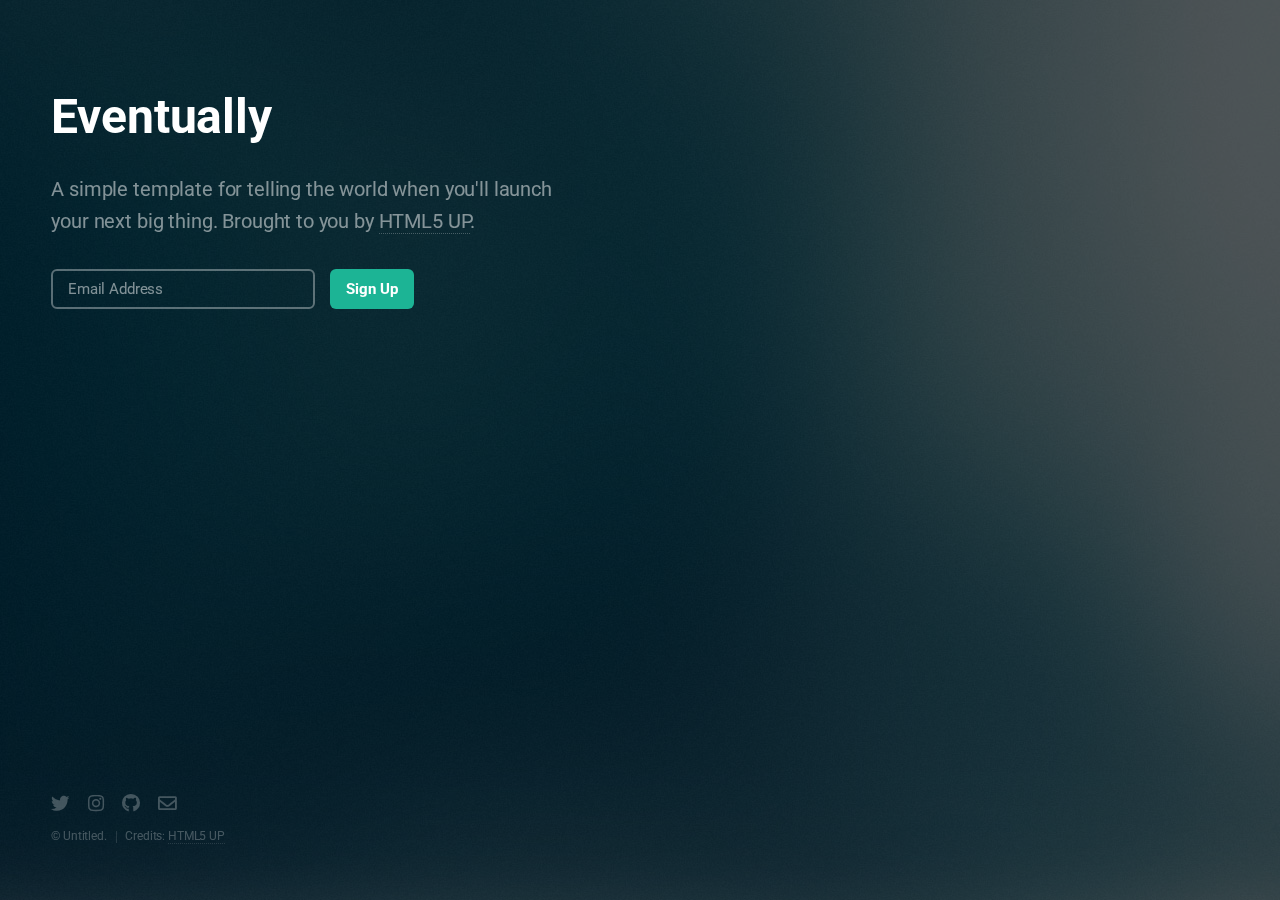
<file: index.html>
<!DOCTYPE HTML>
<!--
	Eventually by HTML5 UP
	html5up.net | @ajlkn
	Free for personal and commercial use under the CCA 3.0 license (html5up.net/license)
-->
<html>
	<head>
		<title>Eventually by HTML5 UP</title>
		<meta charset="utf-8" />
		<meta name="viewport" content="width=device-width, initial-scale=1, user-scalable=no" />
		<link rel="stylesheet" href="assets/css/main.css" />
	</head>
	<body class="is-preload">

		<!-- Header -->
			<header id="header">
				<h1>Eventually</h1>
				<p>A simple template for telling the world when you'll launch<br />
				your next big thing. Brought to you by <a href="http://html5up.net">HTML5 UP</a>.</p>
			</header>

		<!-- Signup Form -->
			<form id="signup-form" method="post" action="#">
				<input type="email" name="email" id="email" placeholder="Email Address" />
				<input type="submit" value="Sign Up" />
			</form>

		<!-- Footer -->
			<footer id="footer">
				<ul class="icons">
					<li><a href="#" class="icon brands fa-twitter"><span class="label">Twitter</span></a></li>
					<li><a href="#" class="icon brands fa-instagram"><span class="label">Instagram</span></a></li>
					<li><a href="#" class="icon brands fa-github"><span class="label">GitHub</span></a></li>
					<li><a href="#" class="icon fa-envelope"><span class="label">Email</span></a></li>
				</ul>
				<ul class="copyright">
					<li>&copy; Untitled.</li><li>Credits: <a href="http://html5up.net">HTML5 UP</a></li>
				</ul>
			</footer>

		<!-- Scripts -->
			<script src="assets/js/main.js"></script>

	</body>
</html>
</file>
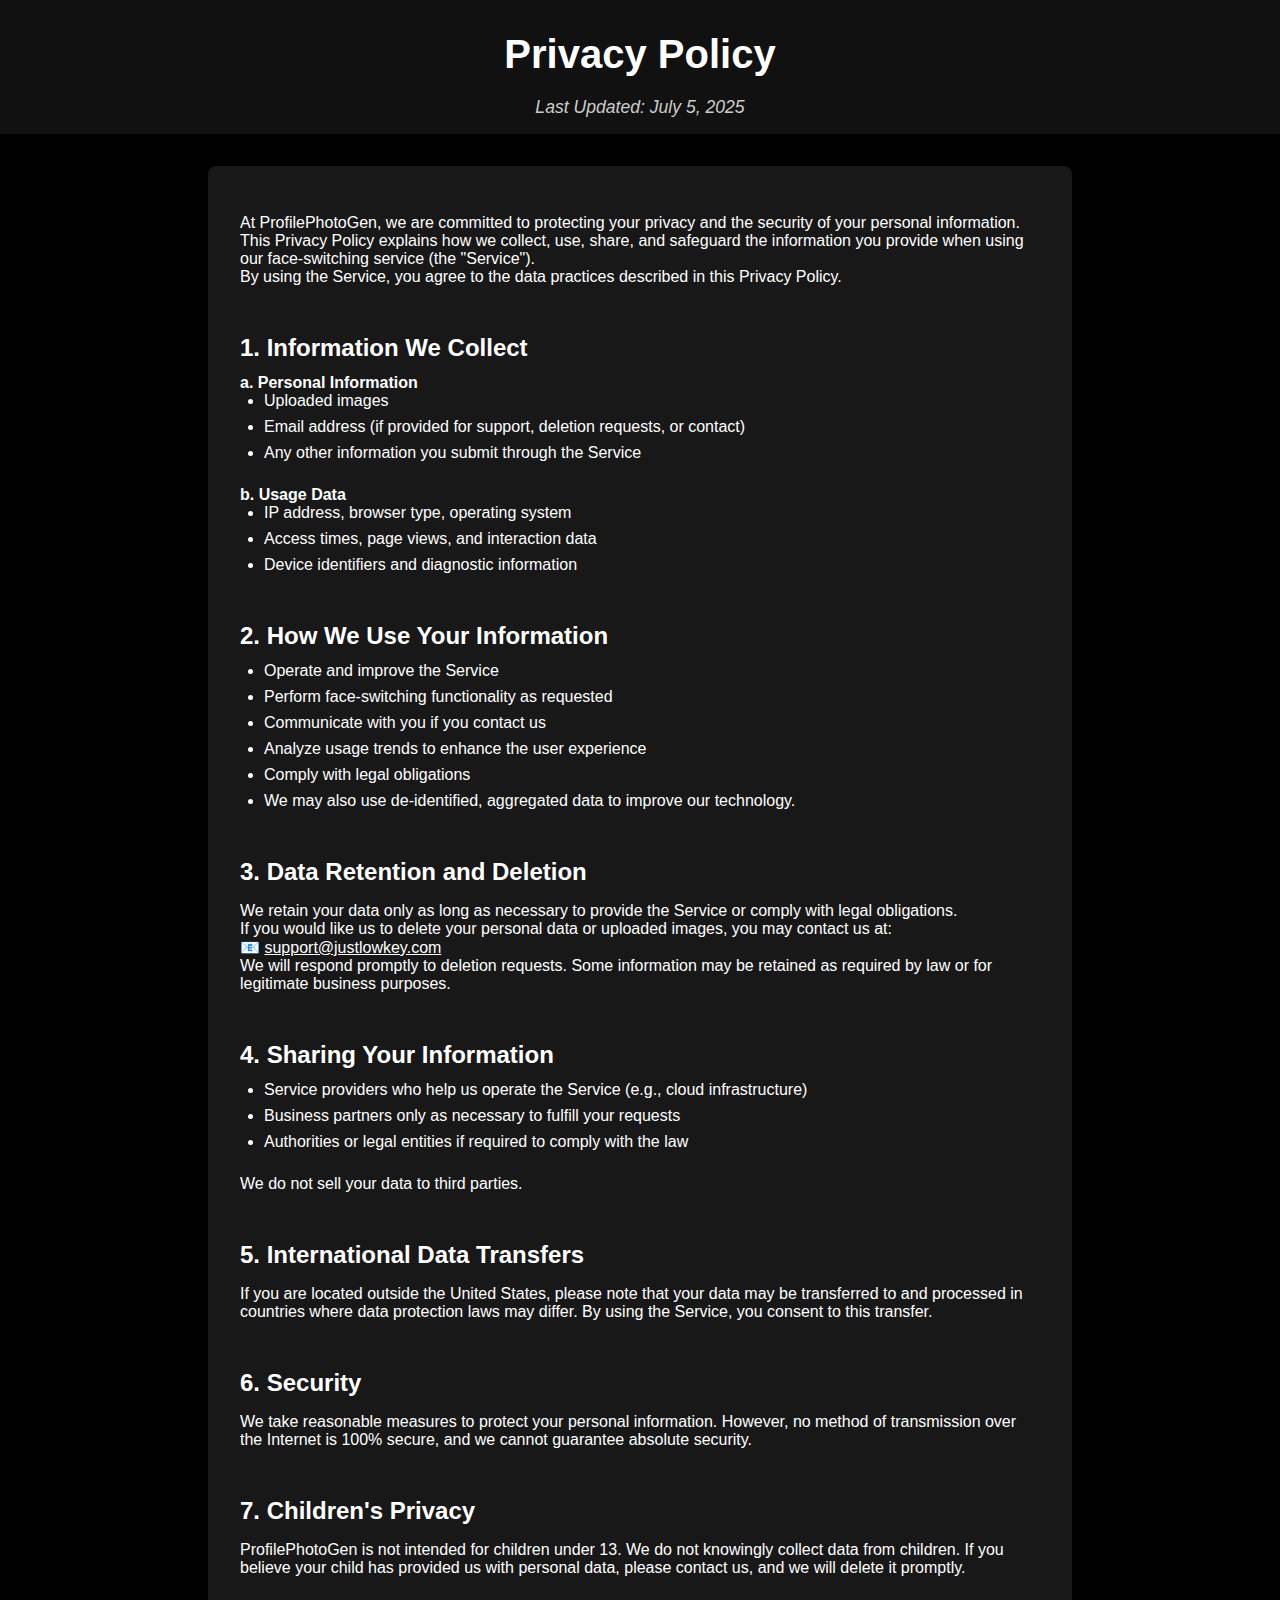
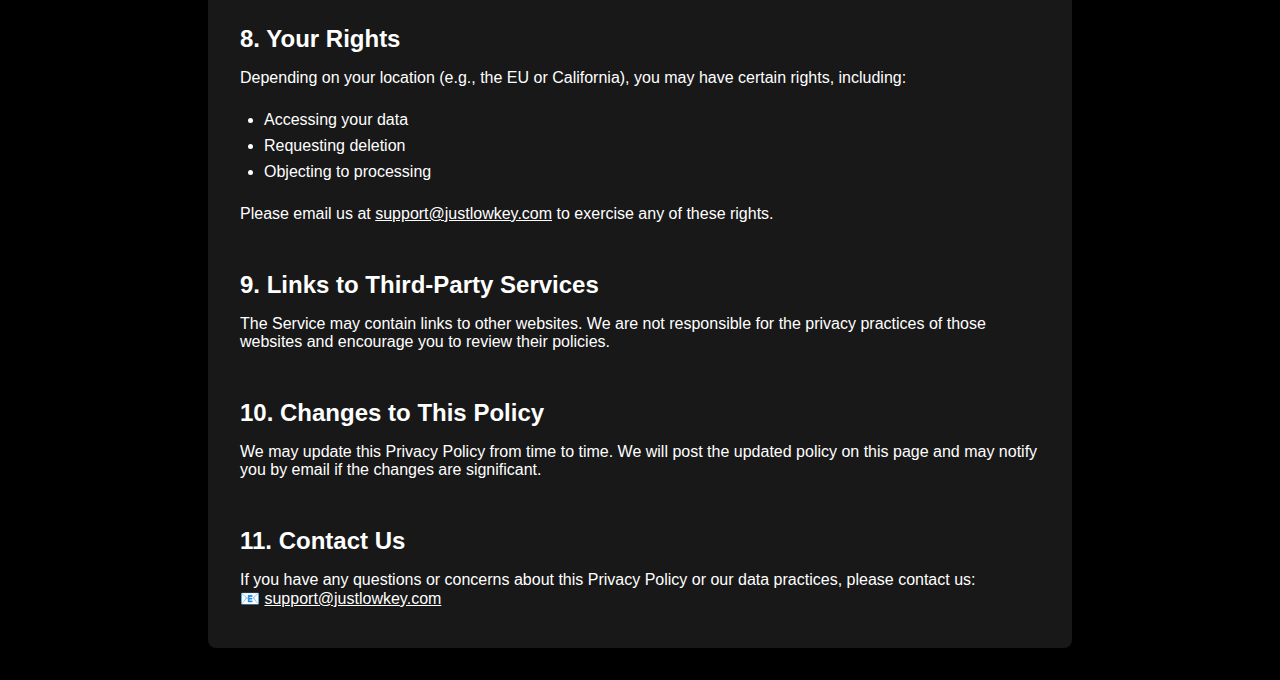
<file: privacy.html>
<!DOCTYPE html>
<html>
<head>
    <title>Privacy Policy</title>
    <meta charset="utf-8" />
    <meta name="viewport" content="width=device-width, initial-scale=1, user-scalable=no" />
    <link rel="stylesheet" href="assets/css/terms.css" />
</head>
<body>
    <header id="header">
        <h1>Privacy Policy</h1>
        <p><em>Last Updated: July 5, 2025</em></p>
    </header>
    <main>
        <section>
            <p>At ProfilePhotoGen, we are committed to protecting your privacy and the security of your personal information. This Privacy Policy explains how we collect, use, share, and safeguard the information you provide when using our face-switching service (the "Service").<br>
            By using the Service, you agree to the data practices described in this Privacy Policy.</p>

            <h2>1. Information We Collect</h2>
            <strong>a. Personal Information</strong>
            <ul>
                <li>Uploaded images</li>
                <li>Email address (if provided for support, deletion requests, or contact)</li>
                <li>Any other information you submit through the Service</li>
            </ul>
            <strong>b. Usage Data</strong>
            <ul>
                <li>IP address, browser type, operating system</li>
                <li>Access times, page views, and interaction data</li>
                <li>Device identifiers and diagnostic information</li>
            </ul>

            <h2>2. How We Use Your Information</h2>
            <ul>
                <li>Operate and improve the Service</li>
                <li>Perform face-switching functionality as requested</li>
                <li>Communicate with you if you contact us</li>
                <li>Analyze usage trends to enhance the user experience</li>
                <li>Comply with legal obligations</li>
                <li>We may also use de-identified, aggregated data to improve our technology.</li>
            </ul>

            <h2>3. Data Retention and Deletion</h2>
            <p>We retain your data only as long as necessary to provide the Service or comply with legal obligations.<br>
            If you would like us to delete your personal data or uploaded images, you may contact us at:<br>
            📧 <a href="mailto:support@justlowkey.com">support@justlowkey.com</a><br>
            We will respond promptly to deletion requests. Some information may be retained as required by law or for legitimate business purposes.</p>

            <h2>4. Sharing Your Information</h2>
            <ul>
                <li>Service providers who help us operate the Service (e.g., cloud infrastructure)</li>
                <li>Business partners only as necessary to fulfill your requests</li>
                <li>Authorities or legal entities if required to comply with the law</li>
            </ul>
            <p>We do not sell your data to third parties.</p>

            <h2>5. International Data Transfers</h2>
            <p>If you are located outside the United States, please note that your data may be transferred to and processed in countries where data protection laws may differ. By using the Service, you consent to this transfer.</p>

            <h2>6. Security</h2>
            <p>We take reasonable measures to protect your personal information. However, no method of transmission over the Internet is 100% secure, and we cannot guarantee absolute security.</p>

            <h2>7. Children's Privacy</h2>
            <p>ProfilePhotoGen is not intended for children under 13. We do not knowingly collect data from children. If you believe your child has provided us with personal data, please contact us, and we will delete it promptly.</p>

            <h2>8. Your Rights</h2>
            <p>Depending on your location (e.g., the EU or California), you may have certain rights, including:</p>
            <ul>
                <li>Accessing your data</li>
                <li>Requesting deletion</li>
                <li>Objecting to processing</li>
            </ul>
            <p>Please email us at <a href="mailto:support@justlowkey.com">support@justlowkey.com</a> to exercise any of these rights.</p>

            <h2>9. Links to Third-Party Services</h2>
            <p>The Service may contain links to other websites. We are not responsible for the privacy practices of those websites and encourage you to review their policies.</p>

            <h2>10. Changes to This Policy</h2>
            <p>We may update this Privacy Policy from time to time. We will post the updated policy on this page and may notify you by email if the changes are significant.</p>

            <h2>11. Contact Us</h2>
            <p>If you have any questions or concerns about this Privacy Policy or our data practices, please contact us:<br>
            📧 <a href="mailto:support@justlowkey.com">support@justlowkey.com</a></p>
        </section>
    </main>
</body>
</html>
</file>
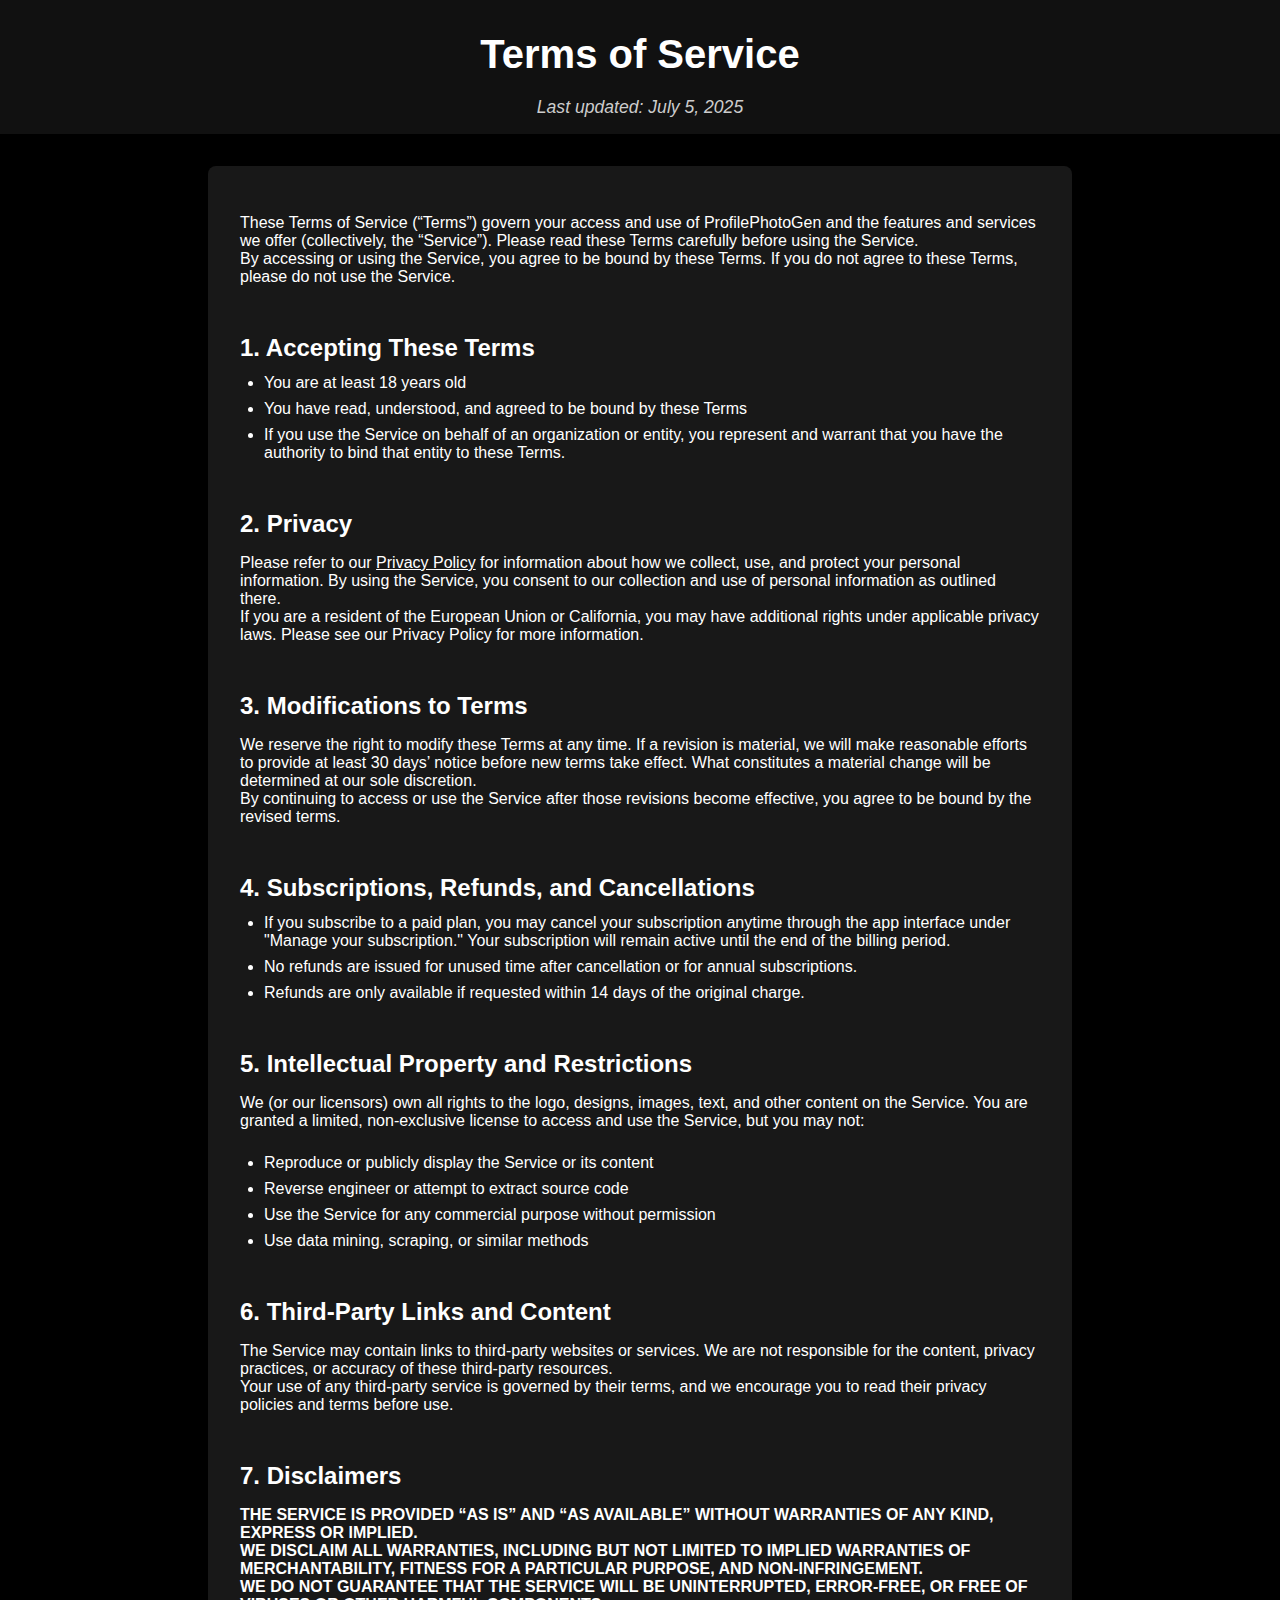
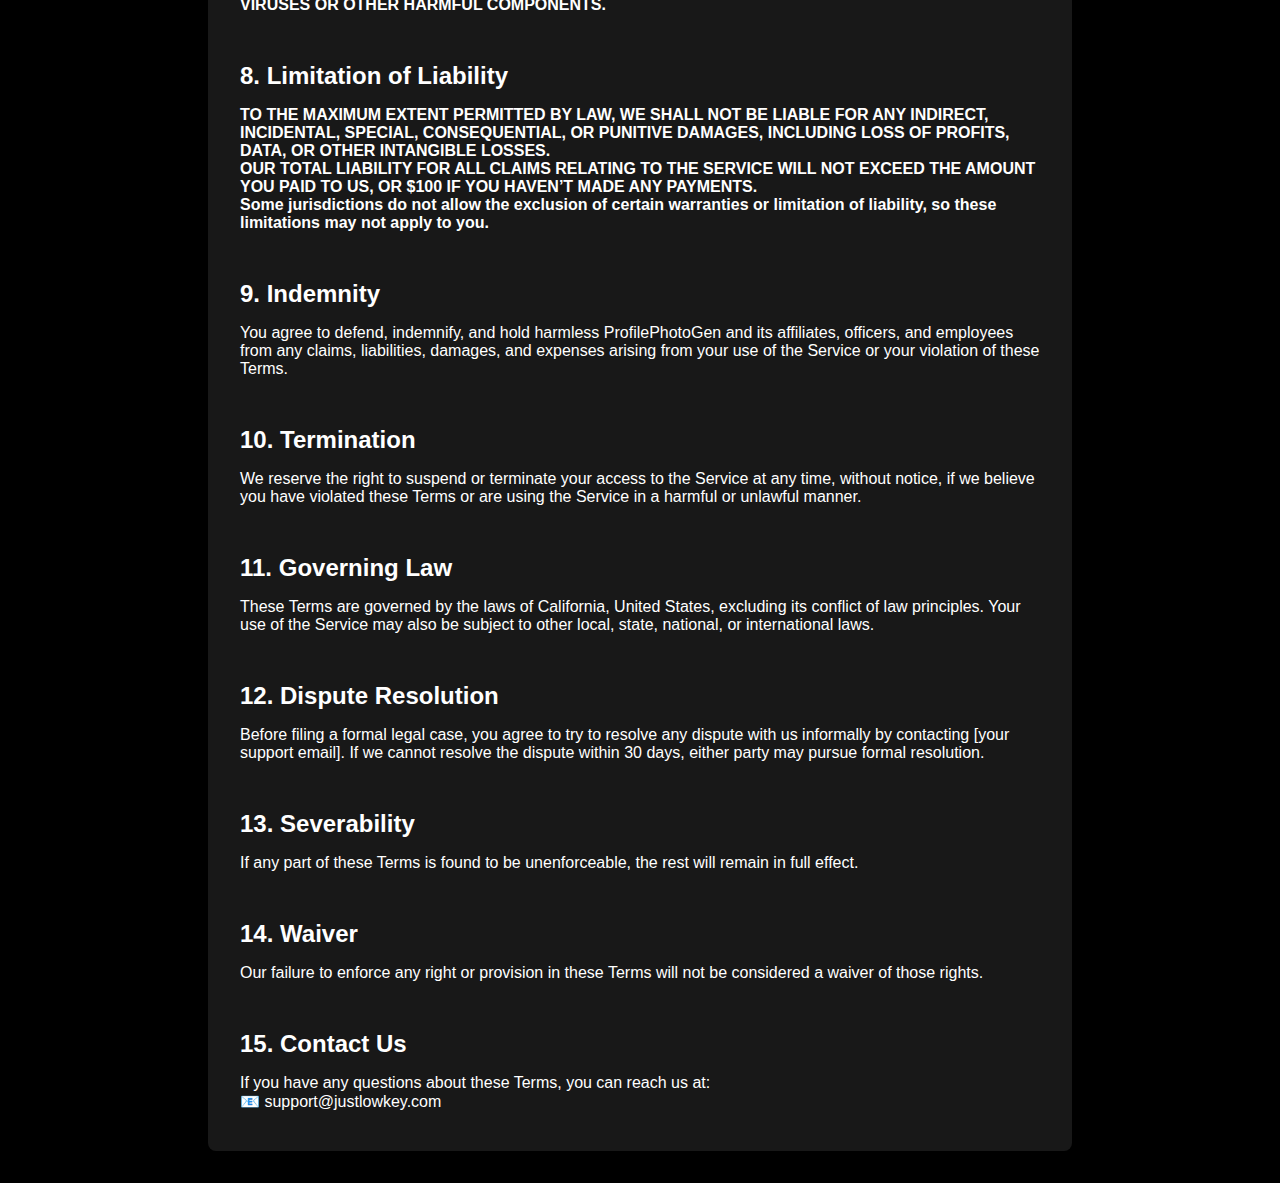
<file: terms.html>
<!DOCTYPE html>
<html>
<head>
    <title>Terms of Service</title>
    <meta charset="utf-8" />
    <meta name="viewport" content="width=device-width, initial-scale=1, user-scalable=no" />
    <link rel="stylesheet" href="assets/css/terms.css" />
</head>
<body>
    <header id="header">
        <h1>Terms of Service</h1>
        <p><em>Last updated: July 5, 2025</em></p>
    </header>
    <main>
        <section>
            <p>These Terms of Service (“Terms”) govern your access and use of ProfilePhotoGen and the features and services we offer (collectively, the “Service”). Please read these Terms carefully before using the Service.<br>
            By accessing or using the Service, you agree to be bound by these Terms. If you do not agree to these Terms, please do not use the Service.</p>

            <h2>1. Accepting These Terms</h2>
            <ul>
                <li>You are at least 18 years old</li>
                <li>You have read, understood, and agreed to be bound by these Terms</li>
                <li>If you use the Service on behalf of an organization or entity, you represent and warrant that you have the authority to bind that entity to these Terms.</li>
            </ul>

            <h2>2. Privacy</h2>
            <p>Please refer to our <a href="/privacy">Privacy Policy</a> for information about how we collect, use, and protect your personal information. By using the Service, you consent to our collection and use of personal information as outlined there.<br>
            If you are a resident of the European Union or California, you may have additional rights under applicable privacy laws. Please see our Privacy Policy for more information.</p>

            <h2>3. Modifications to Terms</h2>
            <p>We reserve the right to modify these Terms at any time. If a revision is material, we will make reasonable efforts to provide at least 30 days’ notice before new terms take effect. What constitutes a material change will be determined at our sole discretion.<br>
            By continuing to access or use the Service after those revisions become effective, you agree to be bound by the revised terms.</p>

            <h2>4. Subscriptions, Refunds, and Cancellations</h2>
            <ul>
                <li>If you subscribe to a paid plan, you may cancel your subscription anytime through the app interface under "Manage your subscription." Your subscription will remain active until the end of the billing period.</li>
                <li>No refunds are issued for unused time after cancellation or for annual subscriptions.</li>
                <li>Refunds are only available if requested within 14 days of the original charge.</li>
            </ul>

            <h2>5. Intellectual Property and Restrictions</h2>
            <p>We (or our licensors) own all rights to the logo, designs, images, text, and other content on the Service. You are granted a limited, non-exclusive license to access and use the Service, but you may not:</p>
            <ul>
                <li>Reproduce or publicly display the Service or its content</li>
                <li>Reverse engineer or attempt to extract source code</li>
                <li>Use the Service for any commercial purpose without permission</li>
                <li>Use data mining, scraping, or similar methods</li>
            </ul>

            <h2>6. Third-Party Links and Content</h2>
            <p>The Service may contain links to third-party websites or services. We are not responsible for the content, privacy practices, or accuracy of these third-party resources.<br>
            Your use of any third-party service is governed by their terms, and we encourage you to read their privacy policies and terms before use.</p>

            <h2>7. Disclaimers</h2>
            <p><strong>THE SERVICE IS PROVIDED “AS IS” AND “AS AVAILABLE” WITHOUT WARRANTIES OF ANY KIND, EXPRESS OR IMPLIED.<br>
            WE DISCLAIM ALL WARRANTIES, INCLUDING BUT NOT LIMITED TO IMPLIED WARRANTIES OF MERCHANTABILITY, FITNESS FOR A PARTICULAR PURPOSE, AND NON-INFRINGEMENT.<br>
            WE DO NOT GUARANTEE THAT THE SERVICE WILL BE UNINTERRUPTED, ERROR-FREE, OR FREE OF VIRUSES OR OTHER HARMFUL COMPONENTS.</strong></p>

            <h2>8. Limitation of Liability</h2>
            <p><strong>TO THE MAXIMUM EXTENT PERMITTED BY LAW, WE SHALL NOT BE LIABLE FOR ANY INDIRECT, INCIDENTAL, SPECIAL, CONSEQUENTIAL, OR PUNITIVE DAMAGES, INCLUDING LOSS OF PROFITS, DATA, OR OTHER INTANGIBLE LOSSES.<br>
            OUR TOTAL LIABILITY FOR ALL CLAIMS RELATING TO THE SERVICE WILL NOT EXCEED THE AMOUNT YOU PAID TO US, OR $100 IF YOU HAVEN’T MADE ANY PAYMENTS.<br>
            Some jurisdictions do not allow the exclusion of certain warranties or limitation of liability, so these limitations may not apply to you.</strong></p>

            <h2>9. Indemnity</h2>
            <p>You agree to defend, indemnify, and hold harmless ProfilePhotoGen and its affiliates, officers, and employees from any claims, liabilities, damages, and expenses arising from your use of the Service or your violation of these Terms.</p>

            <h2>10. Termination</h2>
            <p>We reserve the right to suspend or terminate your access to the Service at any time, without notice, if we believe you have violated these Terms or are using the Service in a harmful or unlawful manner.</p>

            <h2>11. Governing Law</h2>
            <p>These Terms are governed by the laws of California, United States, excluding its conflict of law principles. Your use of the Service may also be subject to other local, state, national, or international laws.</p>

            <h2>12. Dispute Resolution</h2>
            <p>Before filing a formal legal case, you agree to try to resolve any dispute with us informally by contacting [your support email]. If we cannot resolve the dispute within 30 days, either party may pursue formal resolution.</p>

            <h2>13. Severability</h2>
            <p>If any part of these Terms is found to be unenforceable, the rest will remain in full effect.</p>

            <h2>14. Waiver</h2>
            <p>Our failure to enforce any right or provision in these Terms will not be considered a waiver of those rights.</p>

            <h2>15. Contact Us</h2>
            <p>If you have any questions about these Terms, you can reach us at:<br>
            📧 support@justlowkey.com</p>
        </section>
    </main>
</body>
</html>
</file>
<file: assets/css/terms.css>
body {
  font-family: 'Roboto', Arial, sans-serif;
  background: #000;
  color: #fff;
  margin: 0;
  padding: 0;
  min-height: 100vh;
  display: flex;
  flex-direction: column;
}

header#header {
  background: #111;
  color: #fff;
  padding: 2em 1em 1em 1em;
  text-align: center;
}

header#header h1 {
  margin: 0 0 0.5em 0;
  font-size: 2.5em;
  color: #fff;
}

header#header p {
  margin: 0;
  font-size: 1.1em;
  color: #ccc;
}

main {
  flex: 1 0 auto;
  max-width: 800px;
  margin: 2em auto;
  background: #181818;
  border-radius: 8px;
  box-shadow: 0 2px 8px rgba(0,0,0,0.4);
  padding: 2em 2em 1em 2em;
}

main h2 {
  color: #fff;
  margin-top: 2em;
  margin-bottom: 0.5em;
}

main ul {
  margin: 0 0 1.5em 1.5em;
  padding: 0;
}

main li {
  margin-bottom: 0.5em;
}

main p {
  margin-bottom: 1.5em;
}

footer#footer {
  background: #111;
  color: #ccc;
  text-align: center;
  padding: 1em 0;
  font-size: 1em;
  flex-shrink: 0;
}

footer#footer ul.icons {
  list-style: none;
  padding: 0;
  margin: 0 0 0.5em 0;
}

footer#footer ul.icons li {
  display: inline-block;
  margin: 0 0.75em;
}

footer#footer ul.icons a {
  color: #1cb495;
  text-decoration: none;
  border-bottom: 1px dotted #1cb495;
  transition: color 0.2s;
}

footer#footer ul.icons a:hover {
  color: #fff;
  border-bottom: 1px solid #fff;
}

a {
  color: #fff;
  transition: color 0.2s;
}
a:hover {
  color: #1cb495;
}

@media (max-width: 600px) {
  main {
    padding: 1em 0.5em;
  }
  header#header {
    padding: 1.5em 0.5em 0.5em 0.5em;
  }
}
</file>
<file: assets/css/main.css>
@import url(fontawesome-all.min.css);
@import url("https://fonts.googleapis.com/css?family=Roboto:400,700");
/*
	Eventually by HTML5 UP
	html5up.net | @ajlkn
	Free for personal and commercial use under the CCA 3.0 license (html5up.net/license)
*/
html, body, div, span, applet, object,
iframe, h1, h2, h3, h4, h5, h6, p, blockquote,
pre, a, abbr, acronym, address, big, cite,
code, del, dfn, em, img, ins, kbd, q, s, samp,
small, strike, strong, sub, sup, tt, var, b,
u, i, center, dl, dt, dd, ol, ul, li, fieldset,
form, label, legend, table, caption, tbody,
tfoot, thead, tr, th, td, article, aside,
canvas, details, embed, figure, figcaption,
footer, header, hgroup, menu, nav, output, ruby,
section, summary, time, mark, audio, video {
  margin: 0;
  padding: 0;
  border: 0;
  font-size: 100%;
  font: inherit;
  vertical-align: baseline; }

article, aside, details, figcaption, figure,
footer, header, hgroup, menu, nav, section {
  display: block; }

body {
  line-height: 1; }

ol, ul {
  list-style: none; }

blockquote, q {
  quotes: none; }
  blockquote:before, blockquote:after, q:before, q:after {
    content: '';
    content: none; }

table {
  border-collapse: collapse;
  border-spacing: 0; }

body {
  -webkit-text-size-adjust: none; }

mark {
  background-color: transparent;
  color: inherit; }

input::-moz-focus-inner {
  border: 0;
  padding: 0; }

input, select, textarea {
  -moz-appearance: none;
  -webkit-appearance: none;
  -ms-appearance: none;
  appearance: none; }

/* Basic */
@-ms-viewport {
  width: device-width; }

body {
  -ms-overflow-style: scrollbar; }

@media screen and (max-width: 480px) {
  html, body {
    min-width: 320px; } }

html {
  box-sizing: border-box; }

*, *:before, *:after {
  box-sizing: inherit; }

html, body {
  min-height: 100%;
  overflow-x: hidden;
  width: 100%; }
  @media screen and (max-height: 640px) {
    html, body {
      min-height: 100%;
      height: auto; } }

body {
  display: -moz-flex;
  display: -webkit-flex;
  display: -ms-flex;
  display: flex;
  -moz-flex-direction: column;
  -webkit-flex-direction: column;
  -ms-flex-direction: column;
  flex-direction: column;
  -moz-justify-content: center;
  -webkit-justify-content: center;
  -ms-justify-content: center;
  justify-content: center;
  background-color: #000;
  padding: 6em 4em 4em 4em; }
  body.is-preload *, body.is-preload *:before, body.is-preload *:after {
    -moz-animation: none !important;
    -webkit-animation: none !important;
    -ms-animation: none !important;
    animation: none !important;
    -moz-transition: none !important;
    -webkit-transition: none !important;
    -ms-transition: none !important;
    transition: none !important; }
  body > * {
    position: relative;
    z-index: 2; }
  @media screen and (max-width: 1680px) {
    body {
      padding: 6em 3.5em 3.5em 3.5em; } }
  @media screen and (max-width: 736px) {
    body {
      padding: 5em 2em 2em 2em; } }
  @media screen and (max-width: 360px) {
    body {
      padding: 5em 1.25em 1.25em 1.25em; } }

/* BG */
#bg {
  -moz-transition: opacity 2s ease-in-out;
  -webkit-transition: opacity 2s ease-in-out;
  -ms-transition: opacity 2s ease-in-out;
  transition: opacity 2s ease-in-out;
  height: 100%;
  left: 0;
  opacity: 0.375;
  position: fixed;
  top: 0;
  width: 100%;
  z-index: 1; }
  #bg div {
    -moz-transition: opacity 3s ease;
    -webkit-transition: opacity 3s ease;
    -ms-transition: opacity 3s ease;
    transition: opacity 3s ease;
    background-size: cover;
    height: 100%;
    left: 0;
    opacity: 0;
    position: absolute;
    top: 0;
    visibility: hidden;
    width: 150%; }
    #bg div.visible {
      -moz-animation: bg 45s linear infinite;
      -webkit-animation: bg 45s linear infinite;
      -ms-animation: bg 45s linear infinite;
      animation: bg 45s linear infinite;
      opacity: 1;
      visibility: visible;
      z-index: 1; }
      #bg div.visible.top {
        z-index: 2; }
      @media screen and (max-width: 1280px) {
        #bg div.visible {
          -moz-animation: bg 29.25s linear infinite;
          -webkit-animation: bg 29.25s linear infinite;
          -ms-animation: bg 29.25s linear infinite;
          animation: bg 29.25s linear infinite; } }
      @media screen and (max-width: 736px) {
        #bg div.visible {
          -moz-animation: bg 18s linear infinite;
          -webkit-animation: bg 18s linear infinite;
          -ms-animation: bg 18s linear infinite;
          animation: bg 18s linear infinite; } }
    #bg div:only-child {
      -moz-animation-direction: alternate !important;
      -webkit-animation-direction: alternate !important;
      -ms-animation-direction: alternate !important;
      animation-direction: alternate !important; }
  body.is-preload #bg {
    opacity: 0; }

@-moz-keyframes bg {
  0% {
    -moz-transform: translateX(0);
    -webkit-transform: translateX(0);
    -ms-transform: translateX(0);
    transform: translateX(0); }
  100% {
    -moz-transform: translateX(-25%);
    -webkit-transform: translateX(-25%);
    -ms-transform: translateX(-25%);
    transform: translateX(-25%); } }

@-webkit-keyframes bg {
  0% {
    -moz-transform: translateX(0);
    -webkit-transform: translateX(0);
    -ms-transform: translateX(0);
    transform: translateX(0); }
  100% {
    -moz-transform: translateX(-25%);
    -webkit-transform: translateX(-25%);
    -ms-transform: translateX(-25%);
    transform: translateX(-25%); } }

@-ms-keyframes bg {
  0% {
    -moz-transform: translateX(0);
    -webkit-transform: translateX(0);
    -ms-transform: translateX(0);
    transform: translateX(0); }
  100% {
    -moz-transform: translateX(-25%);
    -webkit-transform: translateX(-25%);
    -ms-transform: translateX(-25%);
    transform: translateX(-25%); } }

@keyframes bg {
  0% {
    -moz-transform: translateX(0);
    -webkit-transform: translateX(0);
    -ms-transform: translateX(0);
    transform: translateX(0); }
  100% {
    -moz-transform: translateX(-25%);
    -webkit-transform: translateX(-25%);
    -ms-transform: translateX(-25%);
    transform: translateX(-25%); } }

/* Type */
body, input, select, textarea {
  color: rgba(255, 255, 255, 0.75);
  font-family: "Roboto", sans-serif;
  font-size: 16pt;
  font-weight: 400;
  letter-spacing: -0.01em;
  line-height: 1.65em; }
  @media screen and (max-width: 1680px) {
    body, input, select, textarea {
      font-size: 12pt; } }
  @media screen and (max-width: 1280px) {
    body, input, select, textarea {
      font-size: 11pt; } }
  @media screen and (max-width: 980px) {
    body, input, select, textarea {
      font-size: 12pt; } }
  @media screen and (max-width: 736px) {
    body, input, select, textarea {
      font-size: 12pt; } }
  @media screen and (max-width: 480px) {
    body, input, select, textarea {
      font-size: 12pt; } }

a {
  -moz-transition: border-bottom-color 0.2s ease, color 0.2s ease;
  -webkit-transition: border-bottom-color 0.2s ease, color 0.2s ease;
  -ms-transition: border-bottom-color 0.2s ease, color 0.2s ease;
  transition: border-bottom-color 0.2s ease, color 0.2s ease;
  border-bottom: dotted 1px rgba(255, 255, 255, 0.25);
  color: #1cb495;
  text-decoration: none; }
  a:hover {
    border-bottom-color: transparent;
    color: #1cb495 !important;
    text-decoration: none; }

strong, b {
  color: #fff;
  font-weight: 700; }

em, i {
  font-style: italic; }

p {
  margin: 0 0 2em 0; }

h1, h2, h3, h4, h5, h6 {
  color: #fff;
  font-weight: 700;
  line-height: 1em;
  margin: 0 0 1em 0; }
  h1 a, h2 a, h3 a, h4 a, h5 a, h6 a {
    color: inherit;
    text-decoration: none; }

h1 {
  font-size: 2.5em;
  line-height: 1.25em; }

h2 {
  font-size: 1.75em;
  line-height: 1.5em; }

h3 {
  font-size: 1.35em;
  line-height: 1.5em; }

h4 {
  font-size: 1.1em;
  line-height: 1.5em; }

h5 {
  font-size: 0.9em;
  line-height: 1.5em; }

h6 {
  font-size: 0.7em;
  line-height: 1.5em; }

sub {
  font-size: 0.8em;
  position: relative;
  top: 0.5em; }

sup {
  font-size: 0.8em;
  position: relative;
  top: -0.5em; }

blockquote {
  border-left: solid 8px rgba(255, 255, 255, 0.35);
  font-style: italic;
  margin: 0 0 2em 0;
  padding: 0.5em 0 0.5em 2em; }

code {
  background: rgba(255, 255, 255, 0.125);
  border-radius: 6px;
  border: solid 2px rgba(255, 255, 255, 0.35);
  font-family: "Courier New", monospace;
  font-size: 0.9em;
  margin: 0 0.25em;
  padding: 0.25em 0.65em; }

pre {
  -webkit-overflow-scrolling: touch;
  font-family: "Courier New", monospace;
  font-size: 0.9em;
  margin: 0 0 2em 0; }
  pre code {
    display: block;
    line-height: 1.75em;
    padding: 1em 1.5em;
    overflow-x: auto; }

hr {
  border: 0;
  border-bottom: solid 2px rgba(255, 255, 255, 0.35);
  margin: 2em 0; }
  hr.major {
    margin: 3em 0; }

/* Section/Article */
section.special, article.special {
  text-align: center; }

header p {
  color: rgba(255, 255, 255, 0.5);
  position: relative;
  margin: 0 0 1.5em 0; }

header h2 + p {
  font-size: 1.25em;
  margin-top: -1em;
  line-height: 1.5em; }

header h3 + p {
  font-size: 1.1em;
  margin-top: -0.8em;
  line-height: 1.5em; }

header h4 + p,
header h5 + p,
header h6 + p {
  font-size: 0.9em;
  margin-top: -0.6em;
  line-height: 1.5em; }

@media screen and (max-width: 980px) {
  header br {
    display: none; } }

@media screen and (max-width: 736px) {
  header br {
    display: inline; } }

@media screen and (max-width: 480px) {
  header br {
    display: none; } }

/* Icon */
.icon {
  text-decoration: none;
  border-bottom: none;
  position: relative; }
  .icon:before {
    -moz-osx-font-smoothing: grayscale;
    -webkit-font-smoothing: antialiased;
    display: inline-block;
    font-style: normal;
    font-variant: normal;
    text-rendering: auto;
    line-height: 1;
    text-transform: none !important;
    font-family: 'Font Awesome 5 Free';
    font-weight: 400; }
  .icon > .label {
    display: none; }
  .icon:before {
    line-height: inherit; }
  .icon.solid:before {
    font-weight: 900; }
  .icon.brands:before {
    font-family: 'Font Awesome 5 Brands'; }

/* List */
ol {
  list-style: decimal;
  margin: 0 0 2em 0;
  padding-left: 1.25em; }
  ol li {
    padding-left: 0.25em; }

ul {
  list-style: disc;
  margin: 0 0 2em 0;
  padding-left: 1em; }
  ul li {
    padding-left: 0.5em; }

/* Icons */
ul.icons {
  cursor: default;
  list-style: none;
  padding-left: 0; }
  ul.icons li {
    display: inline-block;
    padding: 0 1em 0 0; }
    ul.icons li:last-child {
      padding-right: 0; }
    ul.icons li .icon:before {
      font-size: 1.25em; }
    ul.icons li a {
      color: inherit; }

/* Form */
form {
  margin: 0 0 2em 0; }
  form .message {
    text-decoration: none;
    -moz-transition: opacity 0.2s ease-in-out, -moz-transform 0.2s ease-in-out;
    -webkit-transition: opacity 0.2s ease-in-out, -webkit-transform 0.2s ease-in-out;
    -ms-transition: opacity 0.2s ease-in-out, -ms-transform 0.2s ease-in-out;
    transition: opacity 0.2s ease-in-out, transform 0.2s ease-in-out;
    -moz-transform: scale(1.05);
    -webkit-transform: scale(1.05);
    -ms-transform: scale(1.05);
    transform: scale(1.05);
    height: 2.75em;
    line-height: 2.75em;
    opacity: 0; }
    form .message:before {
      -moz-osx-font-smoothing: grayscale;
      -webkit-font-smoothing: antialiased;
      display: inline-block;
      font-style: normal;
      font-variant: normal;
      text-rendering: auto;
      line-height: 1;
      text-transform: none !important;
      font-family: 'Font Awesome 5 Free';
      font-weight: 900; }
    form .message:before {
      margin-right: 0.5em; }
    form .message.visible {
      -moz-transform: scale(1);
      -webkit-transform: scale(1);
      -ms-transform: scale(1);
      transform: scale(1);
      opacity: 1; }
    form .message.success {
      color: #1cb495; }
      form .message.success:before {
        content: '\f00c'; }
    form .message.failure {
      color: #ff2361; }
      form .message.failure:before {
        content: '\f119'; }

label {
  color: #fff;
  display: block;
  font-size: 0.9em;
  font-weight: 700;
  margin: 0 0 1em 0; }

@-moz-keyframes focus {
  0% {
    -moz-transform: scale(1);
    -webkit-transform: scale(1);
    -ms-transform: scale(1);
    transform: scale(1); }
  50% {
    -moz-transform: scale(1.025);
    -webkit-transform: scale(1.025);
    -ms-transform: scale(1.025);
    transform: scale(1.025); }
  100% {
    -moz-transform: scale(1);
    -webkit-transform: scale(1);
    -ms-transform: scale(1);
    transform: scale(1); } }

@-webkit-keyframes focus {
  0% {
    -moz-transform: scale(1);
    -webkit-transform: scale(1);
    -ms-transform: scale(1);
    transform: scale(1); }
  50% {
    -moz-transform: scale(1.025);
    -webkit-transform: scale(1.025);
    -ms-transform: scale(1.025);
    transform: scale(1.025); }
  100% {
    -moz-transform: scale(1);
    -webkit-transform: scale(1);
    -ms-transform: scale(1);
    transform: scale(1); } }

@-ms-keyframes focus {
  0% {
    -moz-transform: scale(1);
    -webkit-transform: scale(1);
    -ms-transform: scale(1);
    transform: scale(1); }
  50% {
    -moz-transform: scale(1.025);
    -webkit-transform: scale(1.025);
    -ms-transform: scale(1.025);
    transform: scale(1.025); }
  100% {
    -moz-transform: scale(1);
    -webkit-transform: scale(1);
    -ms-transform: scale(1);
    transform: scale(1); } }

@keyframes focus {
  0% {
    -moz-transform: scale(1);
    -webkit-transform: scale(1);
    -ms-transform: scale(1);
    transform: scale(1); }
  50% {
    -moz-transform: scale(1.025);
    -webkit-transform: scale(1.025);
    -ms-transform: scale(1.025);
    transform: scale(1.025); }
  100% {
    -moz-transform: scale(1);
    -webkit-transform: scale(1);
    -ms-transform: scale(1);
    transform: scale(1); } }

input[type="text"],
input[type="password"],
input[type="email"],
select,
textarea {
  -moz-appearance: none;
  -webkit-appearance: none;
  -ms-appearance: none;
  appearance: none;
  -moz-transform: scale(1);
  -webkit-transform: scale(1);
  -ms-transform: scale(1);
  transform: scale(1);
  -moz-transition: border-color 0.2s ease, background-color 0.2s ease;
  -webkit-transition: border-color 0.2s ease, background-color 0.2s ease;
  -ms-transition: border-color 0.2s ease, background-color 0.2s ease;
  transition: border-color 0.2s ease, background-color 0.2s ease;
  background-color: transparent;
  border-radius: 6px;
  border: none;
  border: solid 2px rgba(255, 255, 255, 0.35);
  color: inherit;
  display: block;
  outline: 0;
  padding: 0 1em;
  text-decoration: none;
  width: 100%; }
  input[type="text"]:invalid,
  input[type="password"]:invalid,
  input[type="email"]:invalid,
  select:invalid,
  textarea:invalid {
    box-shadow: none; }
  input[type="text"]:focus,
  input[type="password"]:focus,
  input[type="email"]:focus,
  select:focus,
  textarea:focus {
    -moz-animation: focus 0.1s;
    -webkit-animation: focus 0.1s;
    -ms-animation: focus 0.1s;
    animation: focus 0.1s;
    background-color: rgba(255, 255, 255, 0.125);
    border-color: #1cb495; }

select {
  background-image: url("data:image/svg+xml;charset=utf8,%3Csvg xmlns='http://www.w3.org/2000/svg' width='40' height='40' preserveAspectRatio='none' viewBox='0 0 40 40'%3E%3Cpath d='M9.4,12.3l10.4,10.4l10.4-10.4c0.2-0.2,0.5-0.4,0.9-0.4c0.3,0,0.6,0.1,0.9,0.4l3.3,3.3c0.2,0.2,0.4,0.5,0.4,0.9 c0,0.4-0.1,0.6-0.4,0.9L20.7,31.9c-0.2,0.2-0.5,0.4-0.9,0.4c-0.3,0-0.6-0.1-0.9-0.4L4.3,17.3c-0.2-0.2-0.4-0.5-0.4-0.9 c0-0.4,0.1-0.6,0.4-0.9l3.3-3.3c0.2-0.2,0.5-0.4,0.9-0.4S9.1,12.1,9.4,12.3z' fill='rgba(255, 255, 255, 0.35)' /%3E%3C/svg%3E");
  background-size: 1.25rem;
  background-repeat: no-repeat;
  background-position: calc(100% - 1rem) center;
  height: 2.75em;
  padding-right: 2.75em;
  text-overflow: ellipsis; }
  select option {
    color: #fff;
    background: #000; }
  select:focus::-ms-value {
    background-color: transparent; }
  select::-ms-expand {
    display: none; }

input[type="text"],
input[type="password"],
input[type="email"],
select {
  height: 2.75em; }

textarea {
  padding: 0.75em 1em; }

input[type="checkbox"],
input[type="radio"] {
  -moz-appearance: none;
  -webkit-appearance: none;
  -ms-appearance: none;
  appearance: none;
  display: block;
  float: left;
  margin-right: -2em;
  opacity: 0;
  width: 1em;
  z-index: -1; }
  input[type="checkbox"] + label,
  input[type="radio"] + label {
    text-decoration: none;
    color: rgba(255, 255, 255, 0.75);
    cursor: pointer;
    display: inline-block;
    font-size: 1em;
    font-weight: 400;
    padding-left: 2.4em;
    padding-right: 0.75em;
    position: relative; }
    input[type="checkbox"] + label:before,
    input[type="radio"] + label:before {
      -moz-osx-font-smoothing: grayscale;
      -webkit-font-smoothing: antialiased;
      display: inline-block;
      font-style: normal;
      font-variant: normal;
      text-rendering: auto;
      line-height: 1;
      text-transform: none !important;
      font-family: 'Font Awesome 5 Free';
      font-weight: 900; }
    input[type="checkbox"] + label:before,
    input[type="radio"] + label:before {
      background: rgba(255, 255, 255, 0.125);
      border-radius: 6px;
      border: solid 2px rgba(255, 255, 255, 0.35);
      content: '';
      display: inline-block;
      font-size: 0.8em;
      height: 1.65em;
      left: 0;
      line-height: 1.65em;
      position: absolute;
      text-align: center;
      top: 0;
      width: 1.65em; }
  input[type="checkbox"]:checked + label:before,
  input[type="radio"]:checked + label:before {
    background: #1cb495;
    border-color: #1cb495;
    color: #ffffff;
    content: '\f00c'; }
  input[type="checkbox"]:focus + label:before,
  input[type="radio"]:focus + label:before {
    border-color: #1cb495;
    box-shadow: 0 0 0 2px #1cb495; }

input[type="checkbox"] + label:before {
  border-radius: 6px; }

input[type="radio"] + label:before {
  border-radius: 100%; }

::-webkit-input-placeholder {
  color: rgba(255, 255, 255, 0.5) !important;
  opacity: 1.0; }

:-moz-placeholder {
  color: rgba(255, 255, 255, 0.5) !important;
  opacity: 1.0; }

::-moz-placeholder {
  color: rgba(255, 255, 255, 0.5) !important;
  opacity: 1.0; }

:-ms-input-placeholder {
  color: rgba(255, 255, 255, 0.5) !important;
  opacity: 1.0; }

.formerize-placeholder {
  color: rgba(255, 255, 255, 0.5) !important;
  opacity: 1.0; }

/* Button */
input[type="submit"],
input[type="reset"],
input[type="button"],
button,
.button {
  -moz-appearance: none;
  -webkit-appearance: none;
  -ms-appearance: none;
  appearance: none;
  -moz-transition: background-color 0.2s ease-in-out, color 0.2s ease-in-out, opacity 0.2s ease-in-out;
  -webkit-transition: background-color 0.2s ease-in-out, color 0.2s ease-in-out, opacity 0.2s ease-in-out;
  -ms-transition: background-color 0.2s ease-in-out, color 0.2s ease-in-out, opacity 0.2s ease-in-out;
  transition: background-color 0.2s ease-in-out, color 0.2s ease-in-out, opacity 0.2s ease-in-out;
  background-color: #1cb495;
  border-radius: 6px;
  border: 0;
  color: #ffffff !important;
  cursor: pointer;
  display: inline-block;
  font-weight: 700;
  height: 2.75em;
  line-height: 2.75em;
  padding: 0 1.125em;
  text-align: center;
  text-decoration: none;
  white-space: nowrap; }
  input[type="submit"]:hover,
  input[type="reset"]:hover,
  input[type="button"]:hover,
  button:hover,
  .button:hover {
    background-color: #1fcaa7; }
  input[type="submit"]:active,
  input[type="reset"]:active,
  input[type="button"]:active,
  button:active,
  .button:active {
    background-color: #199e83; }
  input[type="submit"].disabled, input[type="submit"]:disabled,
  input[type="reset"].disabled,
  input[type="reset"]:disabled,
  input[type="button"].disabled,
  input[type="button"]:disabled,
  button.disabled,
  button:disabled,
  .button.disabled,
  .button:disabled {
    opacity: 0.5; }
  @media screen and (max-width: 480px) {
    input[type="submit"],
    input[type="reset"],
    input[type="button"],
    button,
    .button {
      padding: 0; } }

/* Header */
#header h1 {
  font-size: 3.25em;
  margin: 0 0 0.55em 0; }

#header p {
  font-size: 1.35em;
  line-height: 1.65em; }

#header a {
  color: inherit; }

@media screen and (max-width: 736px) {
  #header h1 {
    font-size: 2em; }
  #header p {
    font-size: 1em; } }

@media screen and (max-width: 480px) {
  #header {
    margin: 0 0 1em 0; } }

/* Signup Form */
#signup-form {
  display: -moz-flex;
  display: -webkit-flex;
  display: -ms-flex;
  display: flex;
  position: relative; }
  #signup-form input[type="text"],
  #signup-form input[type="password"],
  #signup-form input[type="email"] {
    width: 18em; }
  #signup-form > * {
    margin: 0 0 0 1em; }
  #signup-form > :first-child {
    margin: 0 0 0 0; }
  @media screen and (max-width: 480px) {
    #signup-form {
      -moz-flex-direction: column;
      -webkit-flex-direction: column;
      -ms-flex-direction: column;
      flex-direction: column; }
      #signup-form input[type="type"],
      #signup-form input[type="password"],
      #signup-form input[type="email"] {
        width: 100%; }
      #signup-form > * {
        margin: 1.25em 0 0 0; }
      #signup-form .message {
        bottom: -1.5em;
        font-size: 0.9em;
        height: 1em;
        left: 0;
        line-height: inherit;
        margin-top: 0;
        position: absolute; } }

/* Footer */
#footer {
  -moz-transition: opacity 0.5s ease-in-out;
  -webkit-transition: opacity 0.5s ease-in-out;
  -ms-transition: opacity 0.5s ease-in-out;
  transition: opacity 0.5s ease-in-out;
  bottom: 4em;
  color: rgba(255, 255, 255, 0.5);
  left: 4em;
  opacity: 0.5;
  position: absolute; }
  #footer .icons {
    margin: 0 0 0.5em 0; }
  #footer .copyright {
    font-size: 0.8em;
    list-style: none;
    padding: 0; }
    #footer .copyright li {
      border-left: solid 1px rgba(255, 255, 255, 0.25);
      display: inline-block;
      line-height: 1em;
      margin: 0 0 0 0.75em;
      padding: 0 0 0 0.75em; }
      #footer .copyright li:first-child {
        border-left: 0;
        margin-left: 0;
        padding-left: 0; }
    #footer .copyright a {
      color: inherit; }
  #footer:hover {
    opacity: 1; }
  #footer > :last-child {
    margin-bottom: 0; }
  @media screen and (max-width: 1680px) {
    #footer {
      bottom: 3.5em;
      left: 3.5em; } }
  @media screen and (max-width: 736px) {
    #footer {
      bottom: 2em;
      left: 2em; } }
  @media screen and (max-width: 360px) {
    #footer {
      bottom: 1.25em;
      left: 1.25em; } }
  @media screen and (max-height: 640px) {
    #footer {
      bottom: auto;
      left: auto;
      margin: 1em 0 0 0;
      position: relative; } }
</file>
